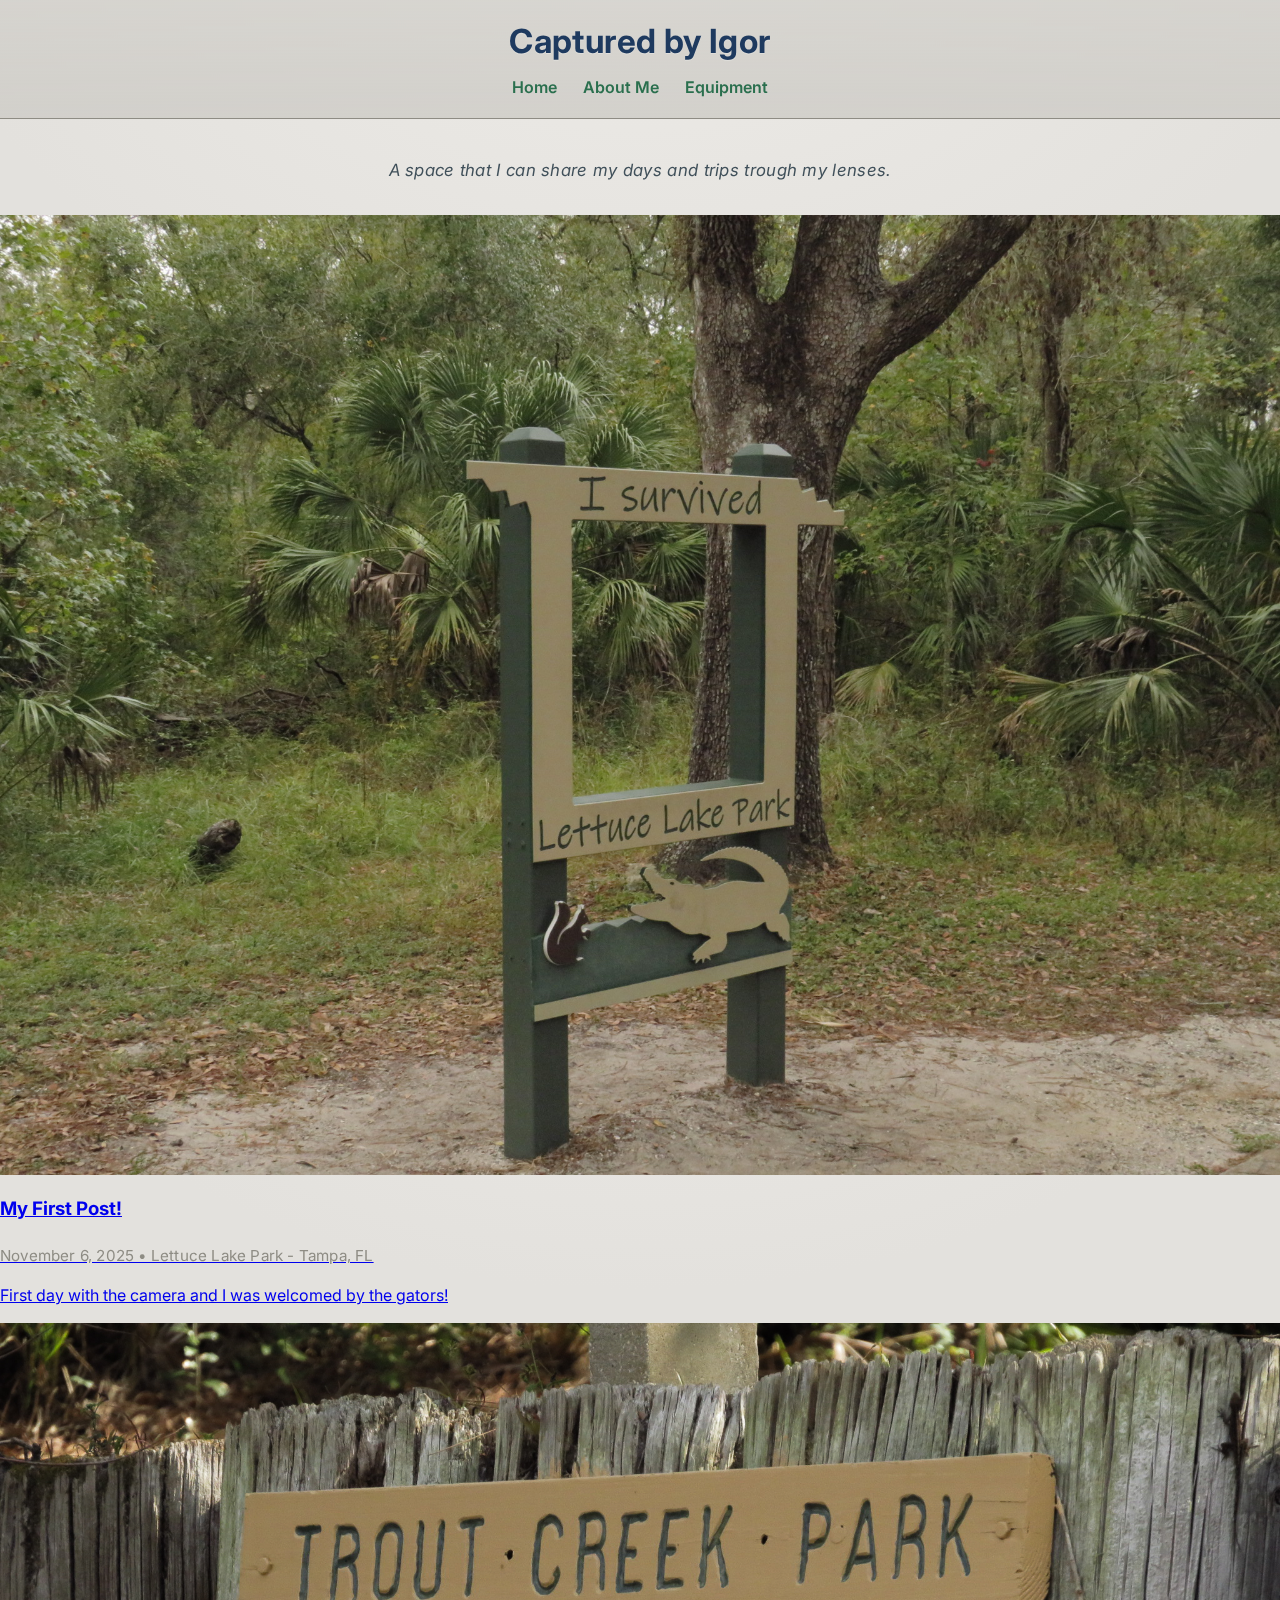
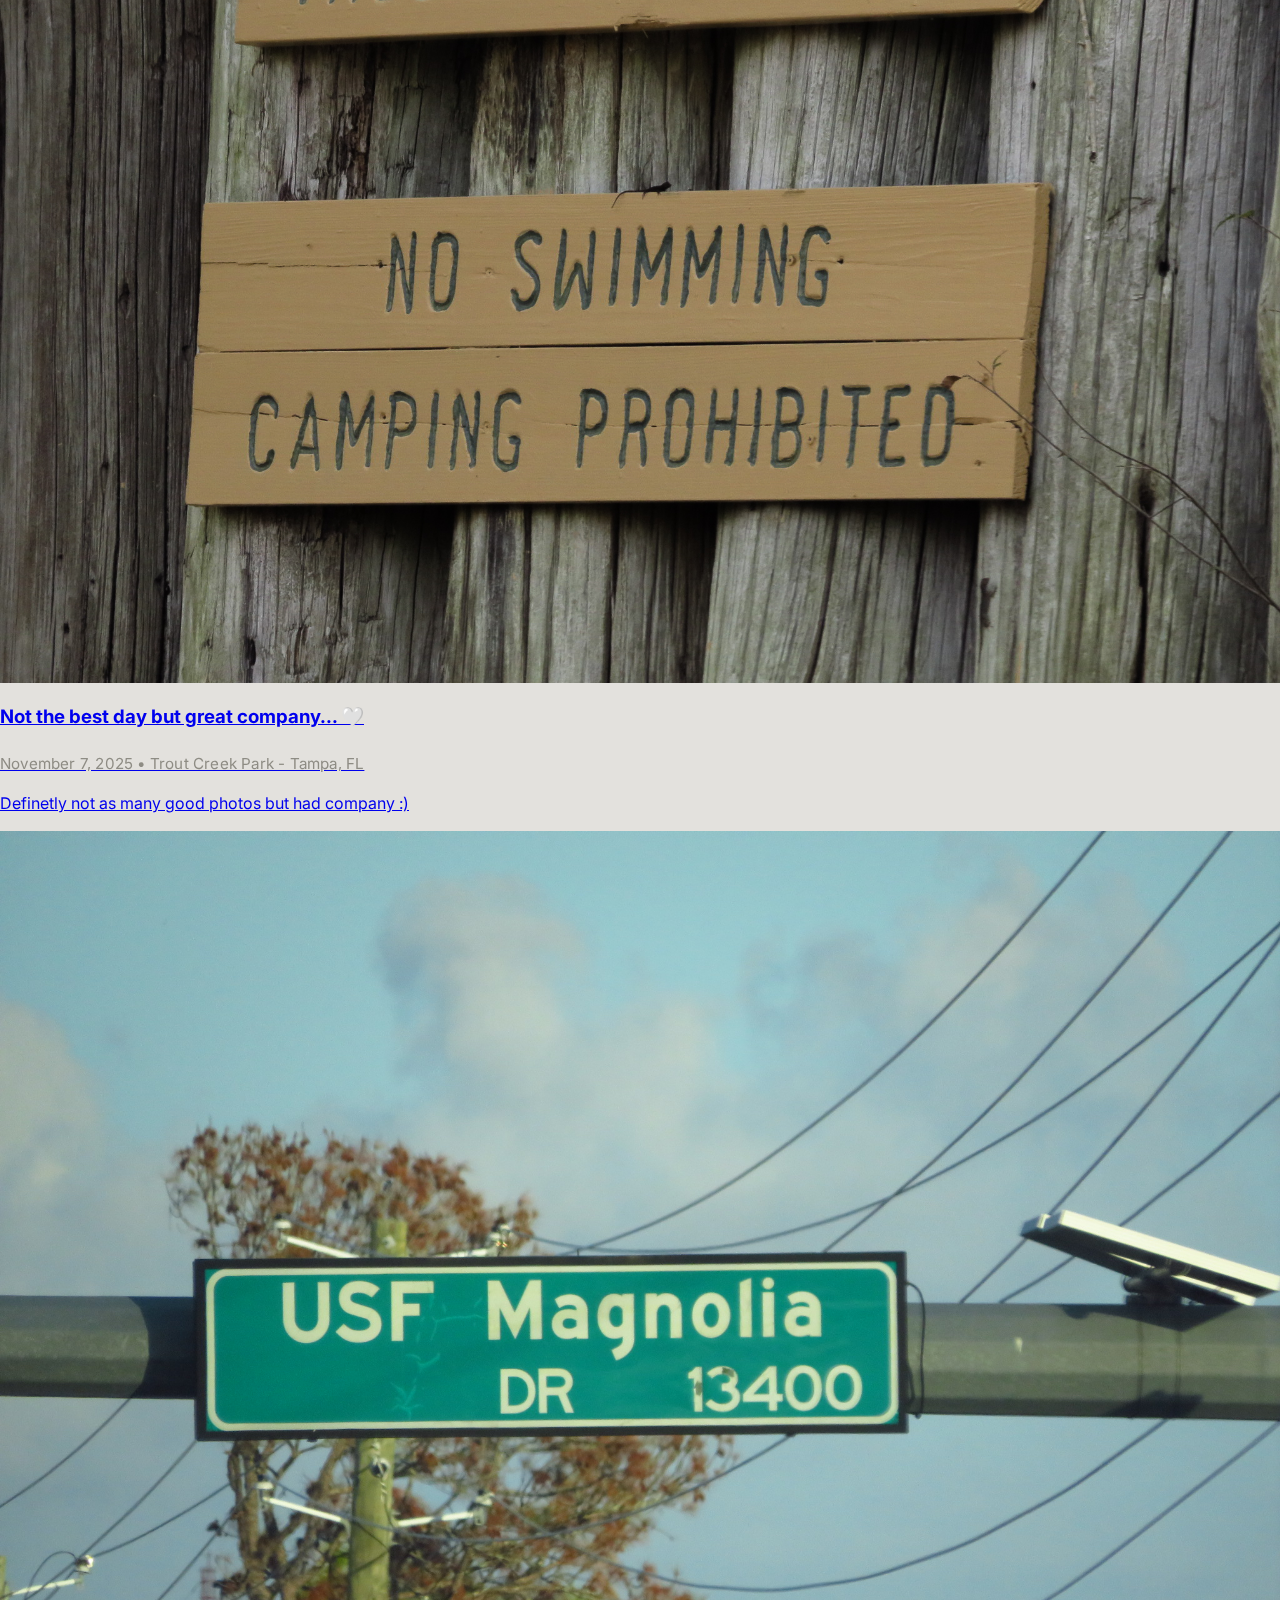
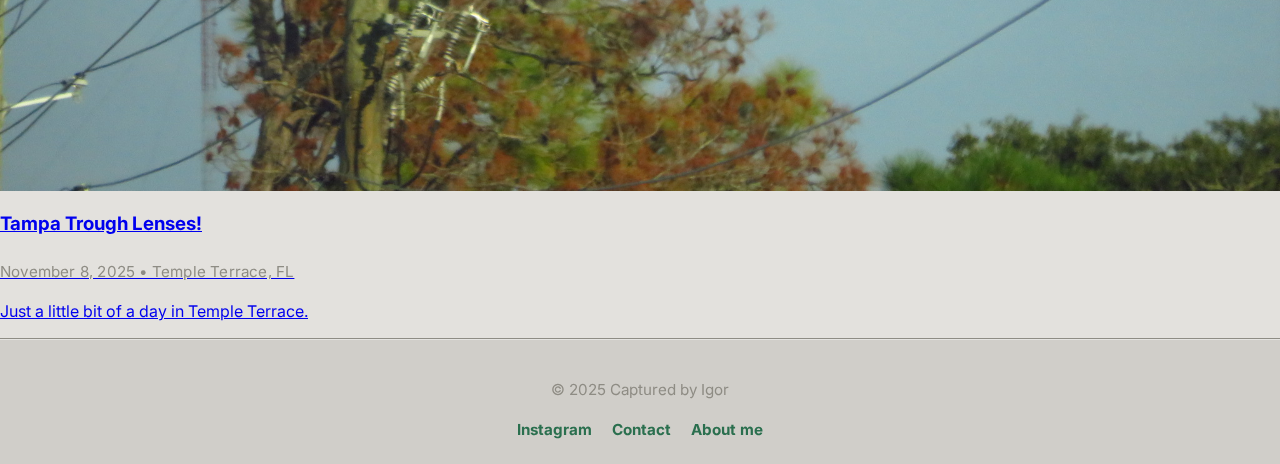
<file: index.html>
<!DOCTYPE html>
<html lang="en">
<head>
  <meta charset="UTF-8" />
  <meta name="viewport" content="width=device-width, initial-scale=1.0"/>
  <link rel="icon" href="imgs/Myself.JPG">
  <title>Captured by Igor 📸</title>

  <!-- Optional nice font -->
  <link rel="preconnect" href="https://fonts.googleapis.com">
  <link rel="preconnect" href="https://fonts.gstatic.com" crossorigin>
  <link href="https://fonts.googleapis.com/css2?family=Inter:wght@400;600;700&display=swap" rel="stylesheet">
  <link rel="stylesheet" href="style.css">
  <script defer src="app.js"></script>

</head>
<body>
  <!-- Header -->
  <header>
    <h1>Captured by Igor</h1>
    <nav aria-label="Primary">
      <a href="index.html">Home</a>
      <!--<a href="#">Blog</a>-->
      <a href="about.html">About Me</a>
      <a href="equipment.html">Equipment</a>
      <!--<a href="#">Places Visited</a>-->
    </nav>
  </header>

  <!-- Divider -->
  <hr class="menu-divider"/>

   <!-- POSTS -->
    <p class="lead">A space that I can share my days and trips trough my lenses. </p>
<section class="posts-section" aria-label="Recent posts">
  <div class="posts-grid">

    <!-- Post 1 -->
    <a class="post-card" href="post1.html">
      <img src="imgs/post1imgs/LettucePark.JPG" alt="Post 1 cover">
      <div class="post-body">
        <h3 class="post-title">My First Post!</h3>
        <div class="post-meta">November 6, 2025 • Lettuce Lake Park - Tampa, FL</div>
        <p class="post-excerpt">
          First day with the camera and I was welcomed by the gators!
        </p>
      </div>
    </a>

    <!-- Post 2 -->
    <a class="post-card" href="post2.html">
      <img src="imgs/post2imgs/Sign.jpg" alt="Post 2 cover">
      <div class="post-body">
        <h3 class="post-title">Not the best day but great company... 🤍</h3>
        <div class="post-meta">November 7, 2025 • Trout Creek Park - Tampa, FL</div>
        <p class="post-excerpt">
          Definetly not as many good photos but had company :)
        </p>
      </div>
    </a>

    <!-- Post 3 -->
    <a class="post-card" href="post3.html">
      <img src="imgs/post3imgs/USF.JPG" alt="Post 3 cover">
      <div class="post-body">
        <h3 class="post-title">Tampa Trough Lenses! </h3>
        <div class="post-meta">November 8, 2025 • Temple Terrace, FL</div>
        <p class="post-excerpt">
          Just a little bit of a day in Temple Terrace.
        </p>
      </div>
    </a>

    <!-- Copy one <a class="post-card">...</a> for posts 3, 4, etc. -->

  </div>
</section>



  <!-- Footer -->
  <footer>
    <p>© 2025 Captured by Igor</p>
    <div class="footer-links">
      <a href="https://www.instagram.com/igorpbarroso/" target="_blank">Instagram</a>
      <a href="mailto:ipbarroso@me.com">Contact</a>
      <a href="about.html" target="_blank">About me</a>
    </div>
  </footer>
</body>
</html>
</file>
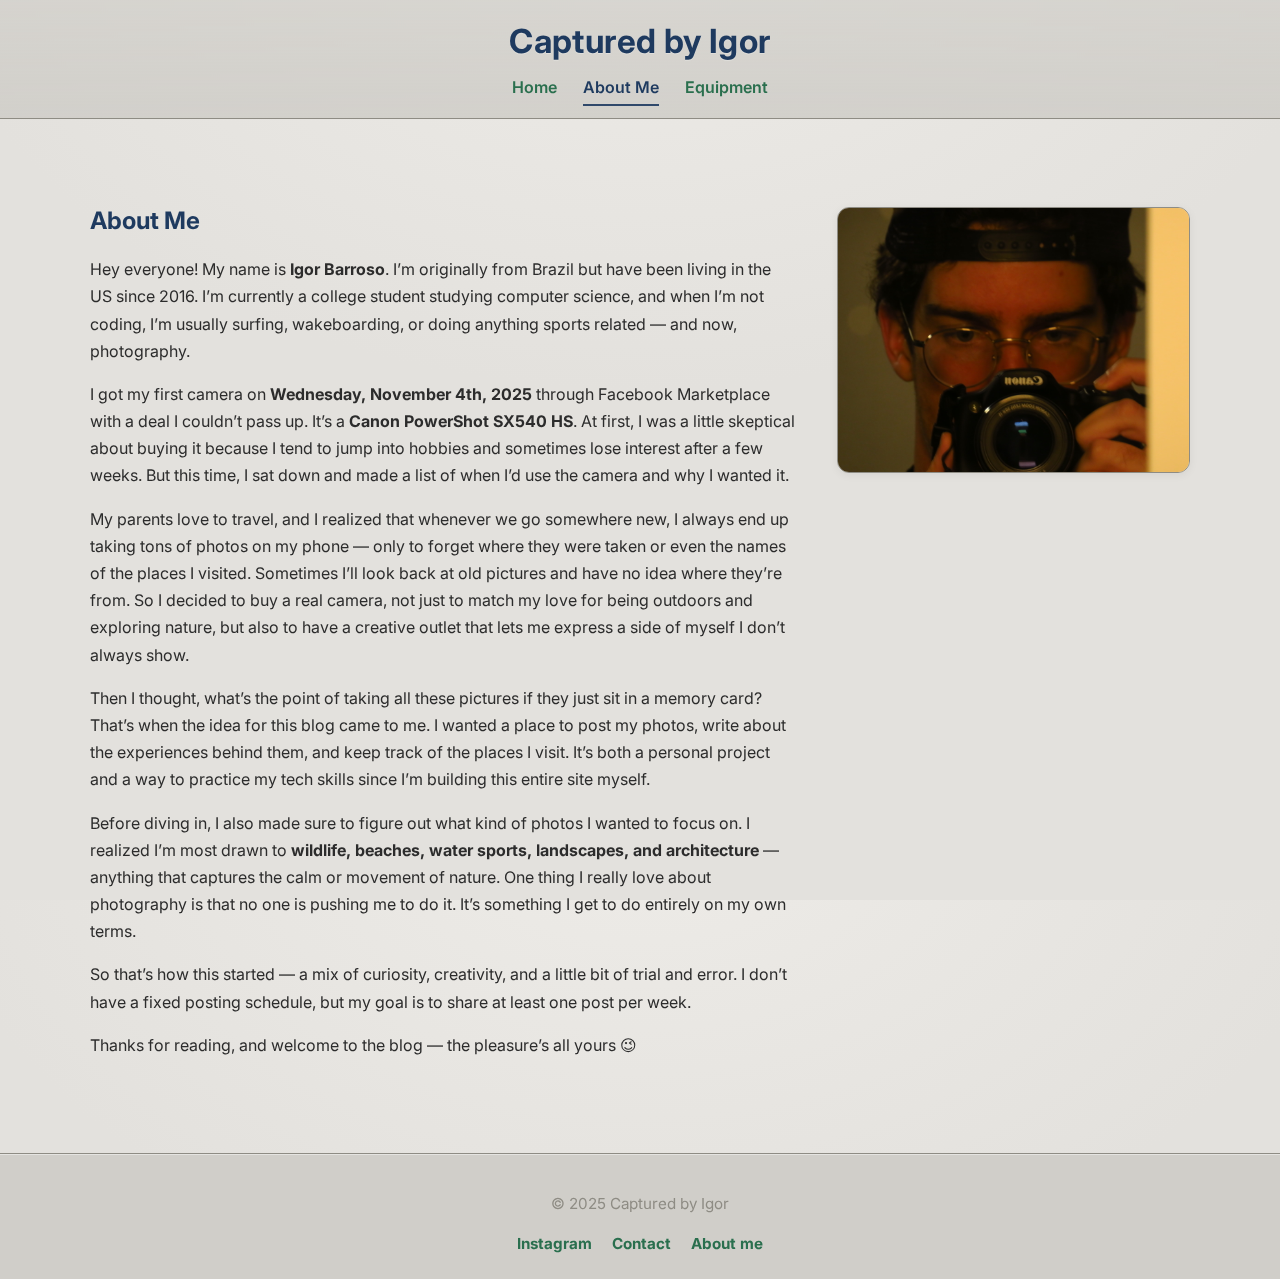
<file: about.html>
<!DOCTYPE html>
<html lang="en">
<head>
  <meta charset="UTF-8" />
  <meta name="viewport" content="width=device-width, initial-scale=1.0"/>
  <link rel="icon" href="imgs/Myself.JPG">
  <title>About Me - Captured by Igor 📸</title>

  <link rel="preconnect" href="https://fonts.googleapis.com">
  <link rel="preconnect" href="https://fonts.gstatic.com" crossorigin>
  <link href="https://fonts.googleapis.com/css2?family=Inter:wght@400;600;700&display=swap" rel="stylesheet">
  <link rel="stylesheet" href="style.css">
</head>
<body>

  <!-- Header -->
  <header>
    <h1>Captured by Igor</h1>
    <nav aria-label="Primary">
      <a href="index.html">Home</a>
      <!--<a href="#">Blog</a>-->
      <a href="about.html" class="active">About Me</a>
      <a href="equipment.html">Equipment</a>
      <!--<a href="#">Places Visited</a>-->
    </nav>
  </header>

  <hr class="menu-divider"/>

  <!-- Main content -->
  <main class="about-page">
    <section class="about-content">
      <div class="about-text">
        <h2>About Me</h2>
        <p>
          Hey everyone! My name is <strong>Igor Barroso</strong>. I’m originally from Brazil but have been living in the US since 2016. 
          I’m currently a college student studying computer science, and when I’m not coding, I’m usually surfing, wakeboarding, or doing 
          anything sports related — and now, photography.
        </p>

        <p>
          I got my first camera on <strong>Wednesday, November 4th, 2025</strong> through Facebook Marketplace with a deal I couldn’t pass up. 
          It’s a <strong>Canon PowerShot SX540 HS</strong>. At first, I was a little skeptical about buying it because I tend to jump into hobbies 
          and sometimes lose interest after a few weeks. But this time, I sat down and made a list of when I’d use the camera and why I wanted it.
        </p>

        <p>
          My parents love to travel, and I realized that whenever we go somewhere new, I always end up taking tons of photos on my phone — only to 
          forget where they were taken or even the names of the places I visited. Sometimes I’ll look back at old pictures and have no idea where they’re from. 
          So I decided to buy a real camera, not just to match my love for being outdoors and exploring nature, but also to have a creative outlet that lets 
          me express a side of myself I don’t always show.
        </p>

        <p>
          Then I thought, what’s the point of taking all these pictures if they just sit in a memory card? That’s when the idea for this blog came to me. 
          I wanted a place to post my photos, write about the experiences behind them, and keep track of the places I visit. It’s both a personal project 
          and a way to practice my tech skills since I’m building this entire site myself.
        </p>

        <p>
          Before diving in, I also made sure to figure out what kind of photos I wanted to focus on. I realized I’m most drawn to 
          <strong>wildlife, beaches, water sports, landscapes, and architecture</strong> — anything that captures the calm or movement of nature. 
          One thing I really love about photography is that no one is pushing me to do it. It’s something I get to do entirely on my own terms.
        </p>

        <p>
          So that’s how this started — a mix of curiosity, creativity, and a little bit of trial and error. I don’t have a fixed posting schedule, 
          but my goal is to share at least one post per week. 
        </p>

        <p>
          Thanks for reading, and welcome to the blog — the pleasure’s all yours 😉
        </p>
      </div>

      <!-- Space for your photo -->
      <div class="about-photo">
        <img src="imgs/Myself.JPG" alt="Igor Barroso" />
      </div>
    </section>
  </main>

  <!-- Footer -->
  <footer>
    <p>© 2025 Captured by Igor</p>
    <div class="footer-links">
      <a href="https://www.instagram.com/igorpbarroso/" target="_blank">Instagram</a>
      <a href="mailto:ipbarroso@me.com" target="_blank">Contact</a>
      <a href="about.html" target="_blank">About me</a>
    </div>
  </footer>
</body>
</html>
</file>
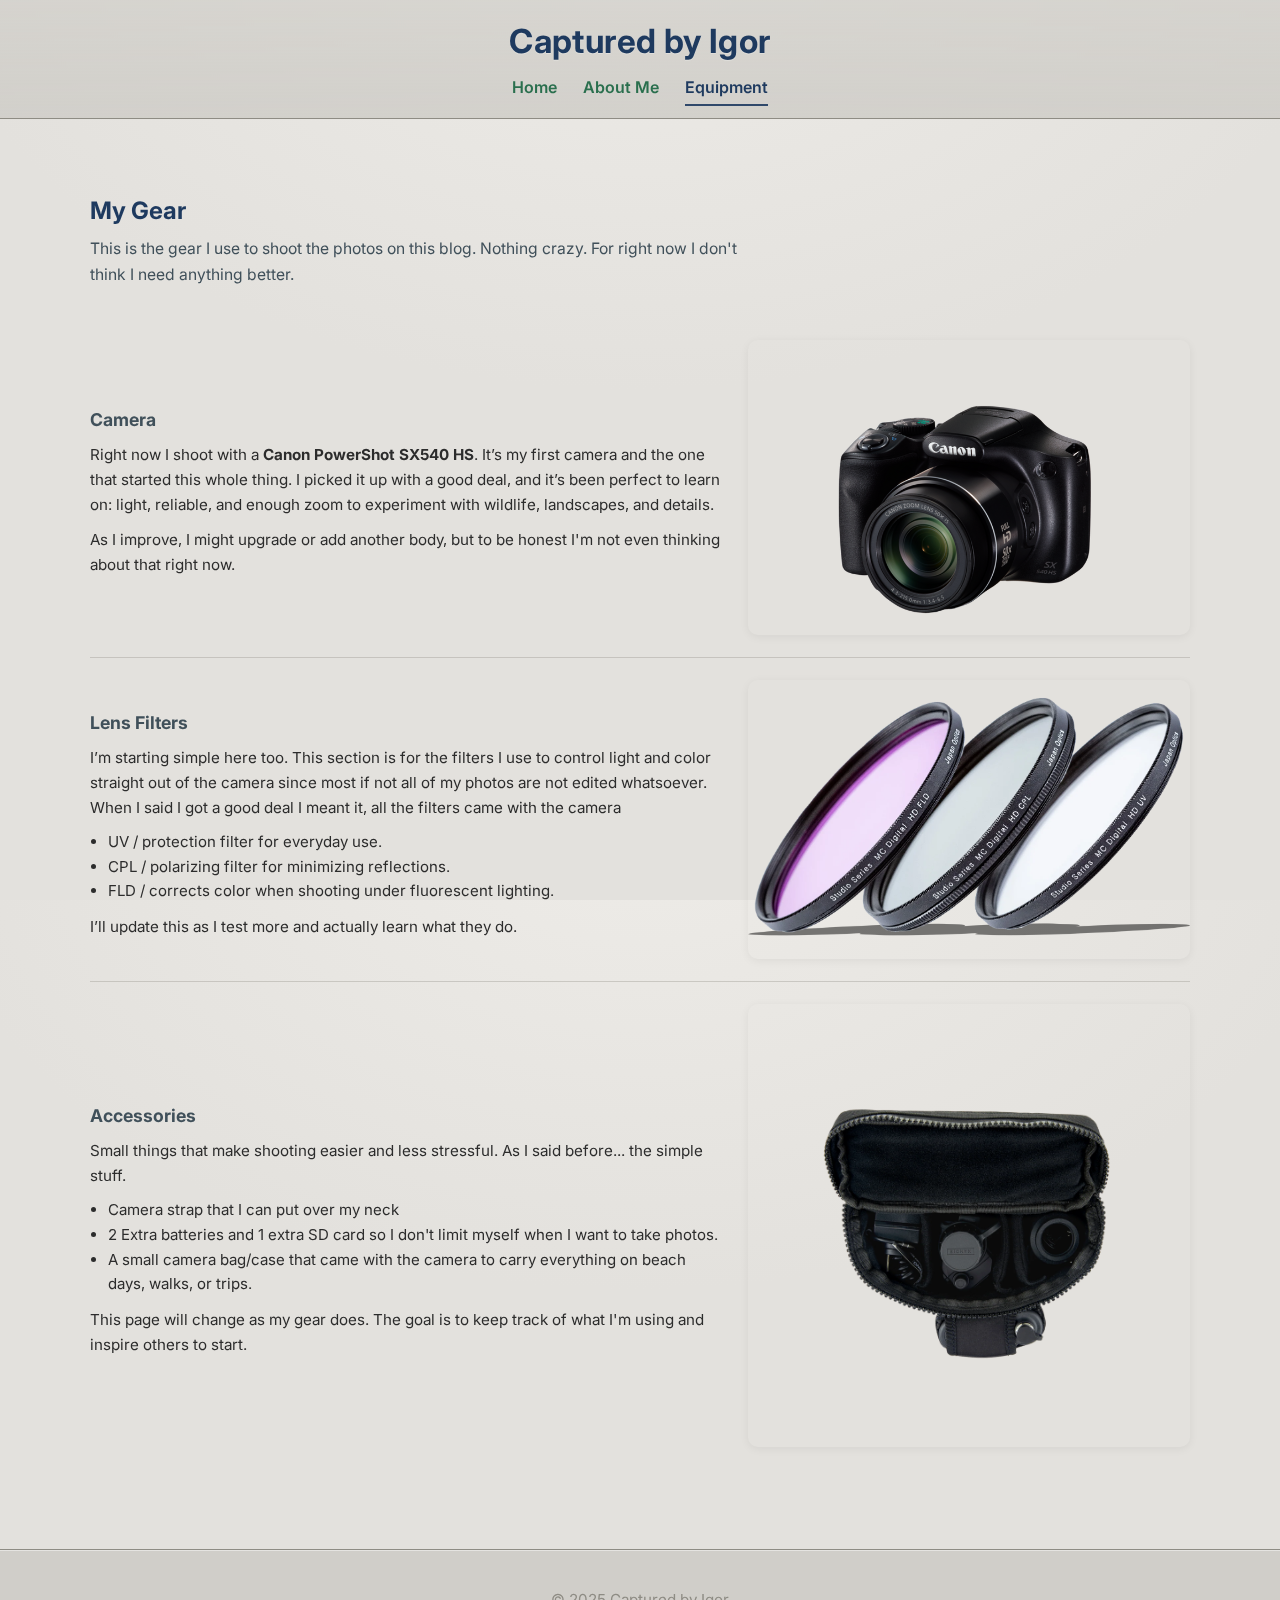
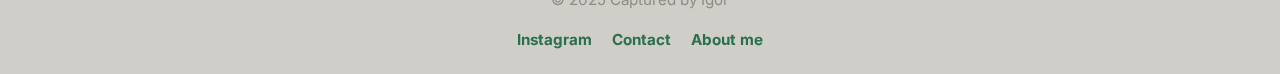
<file: equipment.html>
<!DOCTYPE html>
<html lang="en">
<head>
  <meta charset="UTF-8" />
  <meta name="viewport" content="width=device-width, initial-scale=1.0"/>
  <link rel="icon" href="imgs/Myself.JPG">
  <title>Equipment — Captured by Igor 📸</title>

  <link rel="preconnect" href="https://fonts.googleapis.com">
  <link rel="preconnect" href="https://fonts.gstatic.com" crossorigin>
  <link href="https://fonts.googleapis.com/css2?family=Inter:wght@400;600;700&display=swap" rel="stylesheet">

  <link rel="stylesheet" href="style.css">
</head>
<body>

  <!-- Header -->
  <header>
    <h1>Captured by Igor</h1>
    <nav aria-label="Primary">
      <a href="index.html">Home</a>
      <!--<a href="#">Blog</a>-->
      <a href="about.html">About Me</a>
      <a href="equipment.html" class="active">Equipment</a>
      <!--<a href="#">Places Visited</a>-->
    </nav>
  </header>

  <hr class="menu-divider"/>

  <!-- Main -->
  <main class="equipment-page">

    <h2 class="equipment-title">My Gear</h2>
    <p class="equipment-intro">
      This is the gear I use to shoot the photos on this blog.
      Nothing crazy. For right now I don't think I need anything better.
    </p>

    <!-- Camera -->
    <section class="equipment-section">
      <div class="equipment-text">
        <h3>Camera</h3>
        <p>
          Right now I shoot with a <strong>Canon PowerShot SX540 HS</strong>. It’s my first camera and 
          the one that started this whole thing. I picked it up with a good deal, and it’s been perfect 
          to learn on: light, reliable, and enough zoom to experiment with wildlife, landscapes, and 
          details.
        </p>
        <p>
          As I improve, I might upgrade or add another body, but
          to be honest I'm not even thinking about that right now.
        </p>
      </div>
      <div class="equipment-photo">
        <!-- Camera photo -->
        <img src="imgs/MyCamera.png" alt="Canon PowerShot SX540 HS">
      </div>
    </section>

    <!-- Lens Filters -->
    <section class="equipment-section">
      <div class="equipment-text">
        <h3>Lens Filters</h3>
        <p>
          I’m starting simple here too. This section is for the filters I use to control light
          and color straight out of the camera since most if not all of my photos are not edited
          whatsoever. When I said I got a good deal I meant it, all the filters came with the camera
        </p>
        <ul>
          <li>UV / protection filter for everyday use.</li>
          <li>CPL / polarizing filter for minimizing reflections.</li>
          <li>FLD / corrects color when shooting under fluorescent lighting.</li>
        </ul>
        <p>
          I’ll update this as I test more and actually learn what they do.
        </p>
      </div>
      <div class="equipment-photo">
        <!-- Filter photo -->
        <img src="imgs/myFilters.webp" alt="Lens filters used for photography">
      </div>
    </section>

    <!-- Accessories -->
    <section class="equipment-section">
      <div class="equipment-text">
        <h3>Accessories</h3>
        <p>
          Small things that make shooting easier and less stressful. As I said before... the simple stuff.
        </p>
        <ul>
          <li>Camera strap that I can put over my neck</li>
          <li>2 Extra batteries and 1 extra SD card so I don't limit myself when I want to take photos.</li>
          <li>A small camera bag/case that came with the camera to carry everything on beach days, walks, or trips.</li>
        </ul>
        <p>
          This page will change as my gear does. The goal is to keep track of what I'm using and inspire others to start.
        </p>
      </div>
      <div class="equipment-photo">
        <!-- Accessories photo -->
        <img src="imgs/acessories.webp" alt="Photography accessories">
      </div>
    </section>

  </main>

  <!-- Footer -->
  <footer>
    <p>© 2025 Captured by Igor</p>
    <div class="footer-links">
      <a href="https://www.instagram.com/igorpbarroso/" target="_blank">Instagram</a>
      <a href="mailto:ipbarroso@me.com">Contact</a>
      <a href="about.html" target="_blank">About me</a>
    </div>
  </footer>

</body>
</html>
</file>
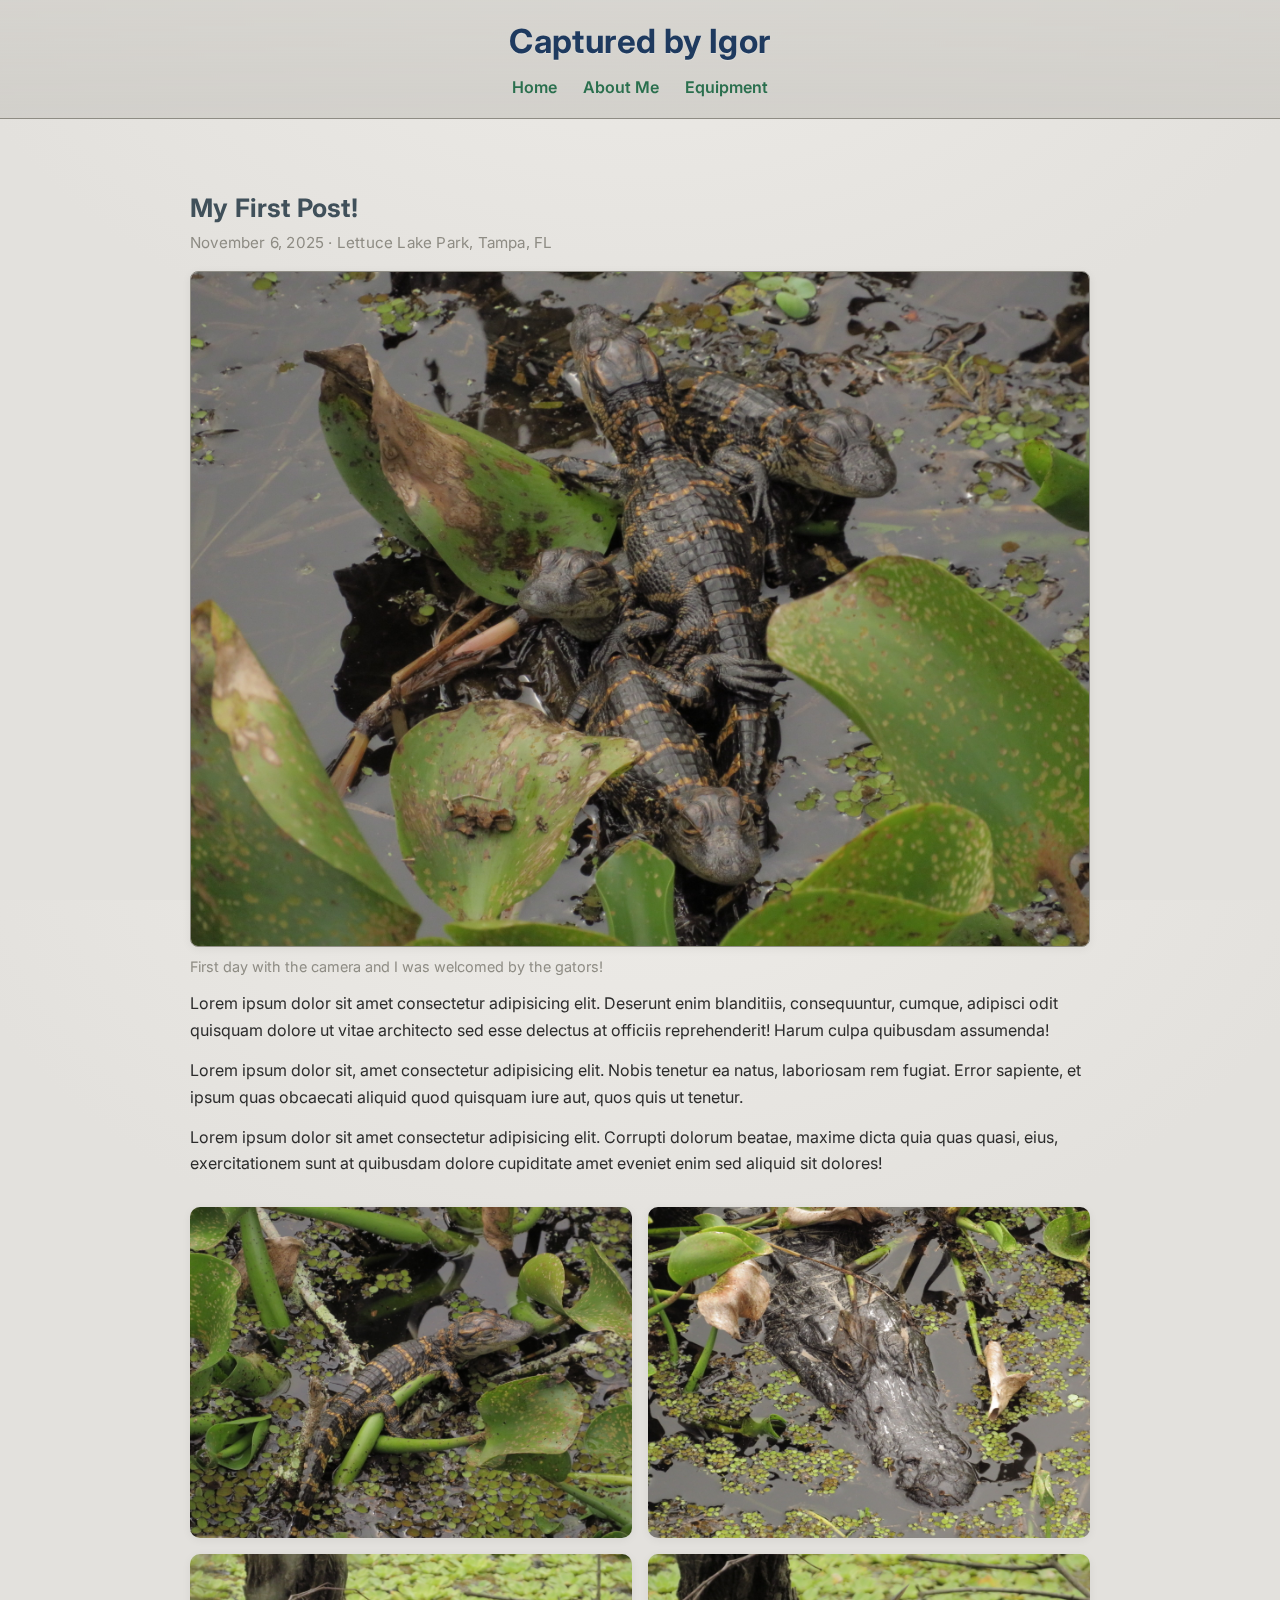
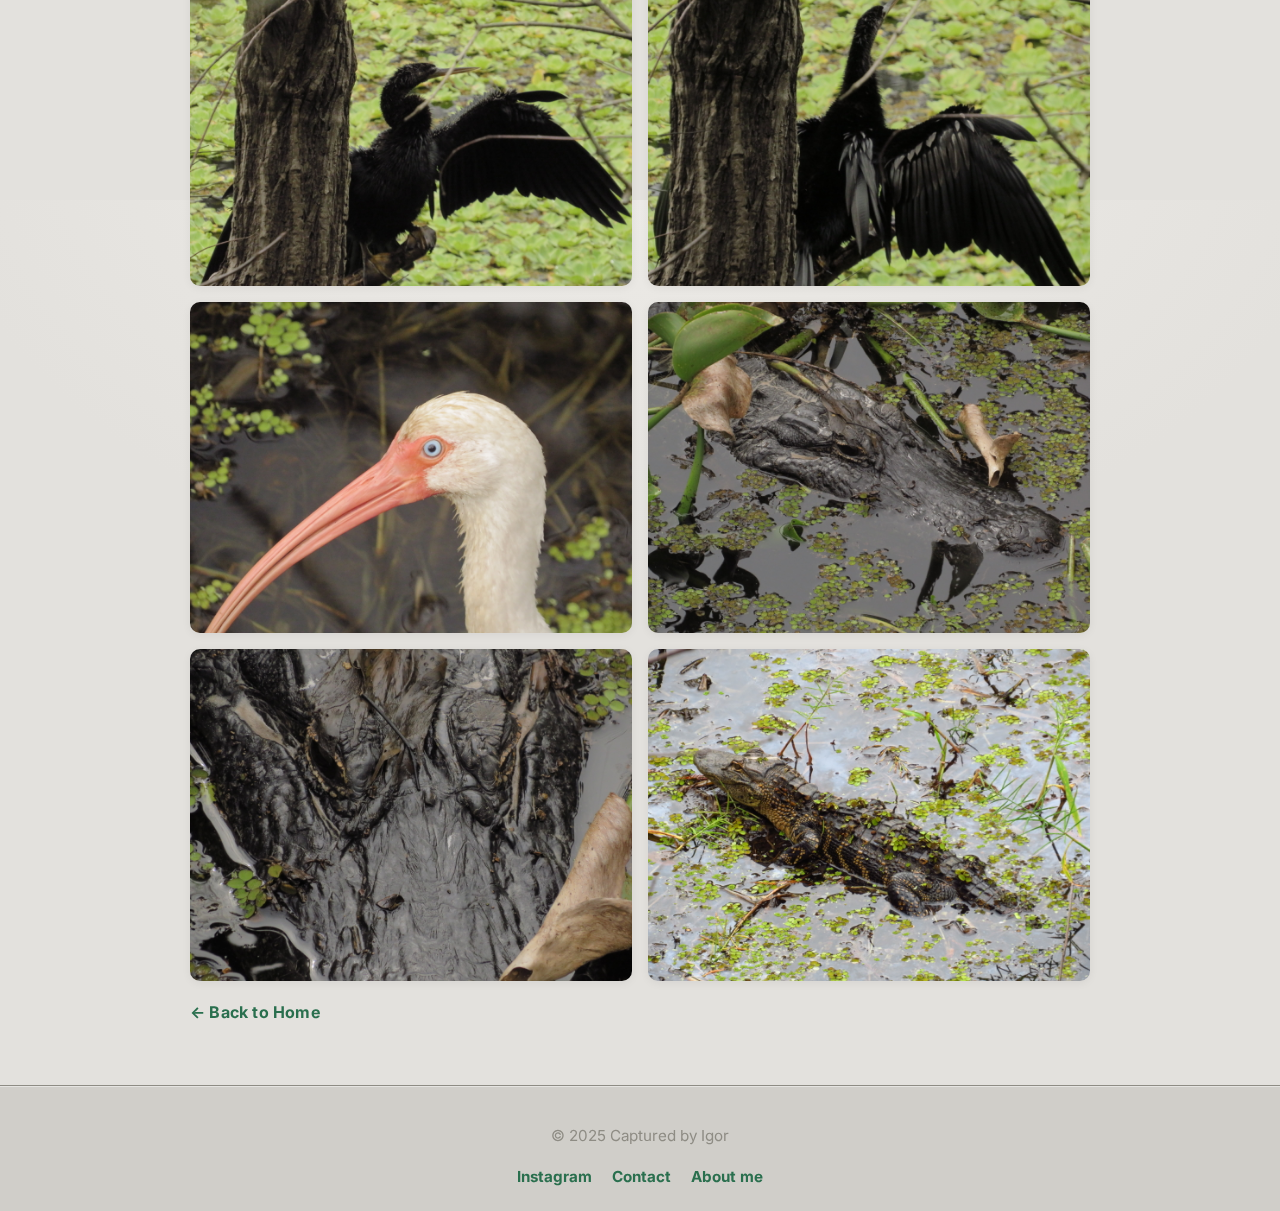
<file: post1.html>
<!DOCTYPE html>
<html lang="en">
<head>
  <meta charset="UTF-8" />
  <meta name="viewport" content="width=device-width, initial-scale=1.0"/>
  <link rel="icon" href="imgs/Myself.JPG">
  <title>My First Post! — Captured by Igor 📸</title>

  <link rel="preconnect" href="https://fonts.googleapis.com">
  <link rel="preconnect" href="https://fonts.gstatic.com" crossorigin>
  <link href="https://fonts.googleapis.com/css2?family=Inter:wght@400;600;700&display=swap" rel="stylesheet">
  <link rel="stylesheet" href="style.css">
</head>
<body>
  <!-- Same header as home -->
  <header>
    <h1>Captured by Igor</h1>
    <nav aria-label="Primary">
      <a href="index.html">Home</a>
      <!--<a href="#">Blog</a>-->
      <a href="about.html">About Me</a>
      <a href="equipment.html">Equipment</a>
      <!--<a href="#">Places Visited</a>-->
    </nav>
  </header>

  <hr class="menu-divider"/>

  <main class="post-page">
    <article class="post-full" aria-labelledby="post-title">

      <!-- Title + date/location -->
      <h2 id="post-title">My First Post!</h2>
      <p class="post-meta">November 6, 2025 · Lettuce Lake Park, Tampa, FL</p>

      <!-- MAIN HERO PHOTO -->
      <figure class="post-hero">
        <img src="imgs/post1imgs/4 Gators.JPG" alt="4 Baby gators">
        <figcaption>First day with the camera and I was welcomed by the gators!</figcaption>
      </figure>

      <!-- TEXT ABOUT THE DAY -->
      <div class="post-body">
        <p>
          Lorem ipsum dolor sit amet consectetur adipisicing elit. Deserunt enim blanditiis, consequuntur, cumque, adipisci odit quisquam dolore ut vitae architecto sed esse delectus at officiis reprehenderit! Harum culpa quibusdam assumenda!
        </p>
        <p>
          Lorem ipsum dolor sit, amet consectetur adipisicing elit. Nobis tenetur ea natus, laboriosam rem fugiat. Error sapiente, et ipsum quas obcaecati aliquid quod quisquam iure aut, quos quis ut tenetur.
        </p>
        <p>
          Lorem ipsum dolor sit amet consectetur adipisicing elit. Corrupti dolorum beatae, maxime dicta quia quas quasi, eius, exercitationem sunt at quibusdam dolore cupiditate amet eveniet enim sed aliquid sit dolores!
        </p>
      </div>

      <!-- GALLERY: 5–10 PHOTOS OF THE DAY -->
      <section class="post-gallery" aria-label="Photos from this day">
        <img src="imgs/post1imgs/BabyGatorSleep.JPG" alt="Tree branches over the path">
        <img src="imgs/post1imgs/Gator1.JPG" alt="Leaves on the ground with soft light">
        <img src="imgs/post1imgs/BirdOpen1.JPG" alt="Muted green tones along the trail">
        <img src="imgs/post1imgs/BirdOpen2.JPG" alt="Close-up texture of tree bark">
        <img src="imgs/post1imgs/EyeBird.JPG" alt="Soft light through distant trees">
        <img src="imgs/post1imgs/Gator2.JPG" alt="Soft light through distant trees">
        <img src="imgs/post1imgs/Gator3.JPG" alt="Soft light through distant trees">
        <img src="imgs/post1imgs/TeenGator.JPG" alt="Soft light through distant trees">
        <!-- add or remove images -->
      </section>

      <!-- Back link -->
      <div class="post-back">
        <a href="index.html">← Back to Home</a>
      </div>
    </article>
  </main>

  <!-- Same footer as home -->
  <footer>
    <p>© 2025 Captured by Igor</p>
    <div class="footer-links">
      <a href="https://www.instagram.com/igorpbarroso/" target="_blank">Instagram</a>
      <a href="mailto:ipbarroso@me.com">Contact</a>
      <a href="about.html" target="_blank">About me</a>
    </div>
  </footer>
</body>
</html>
</file>
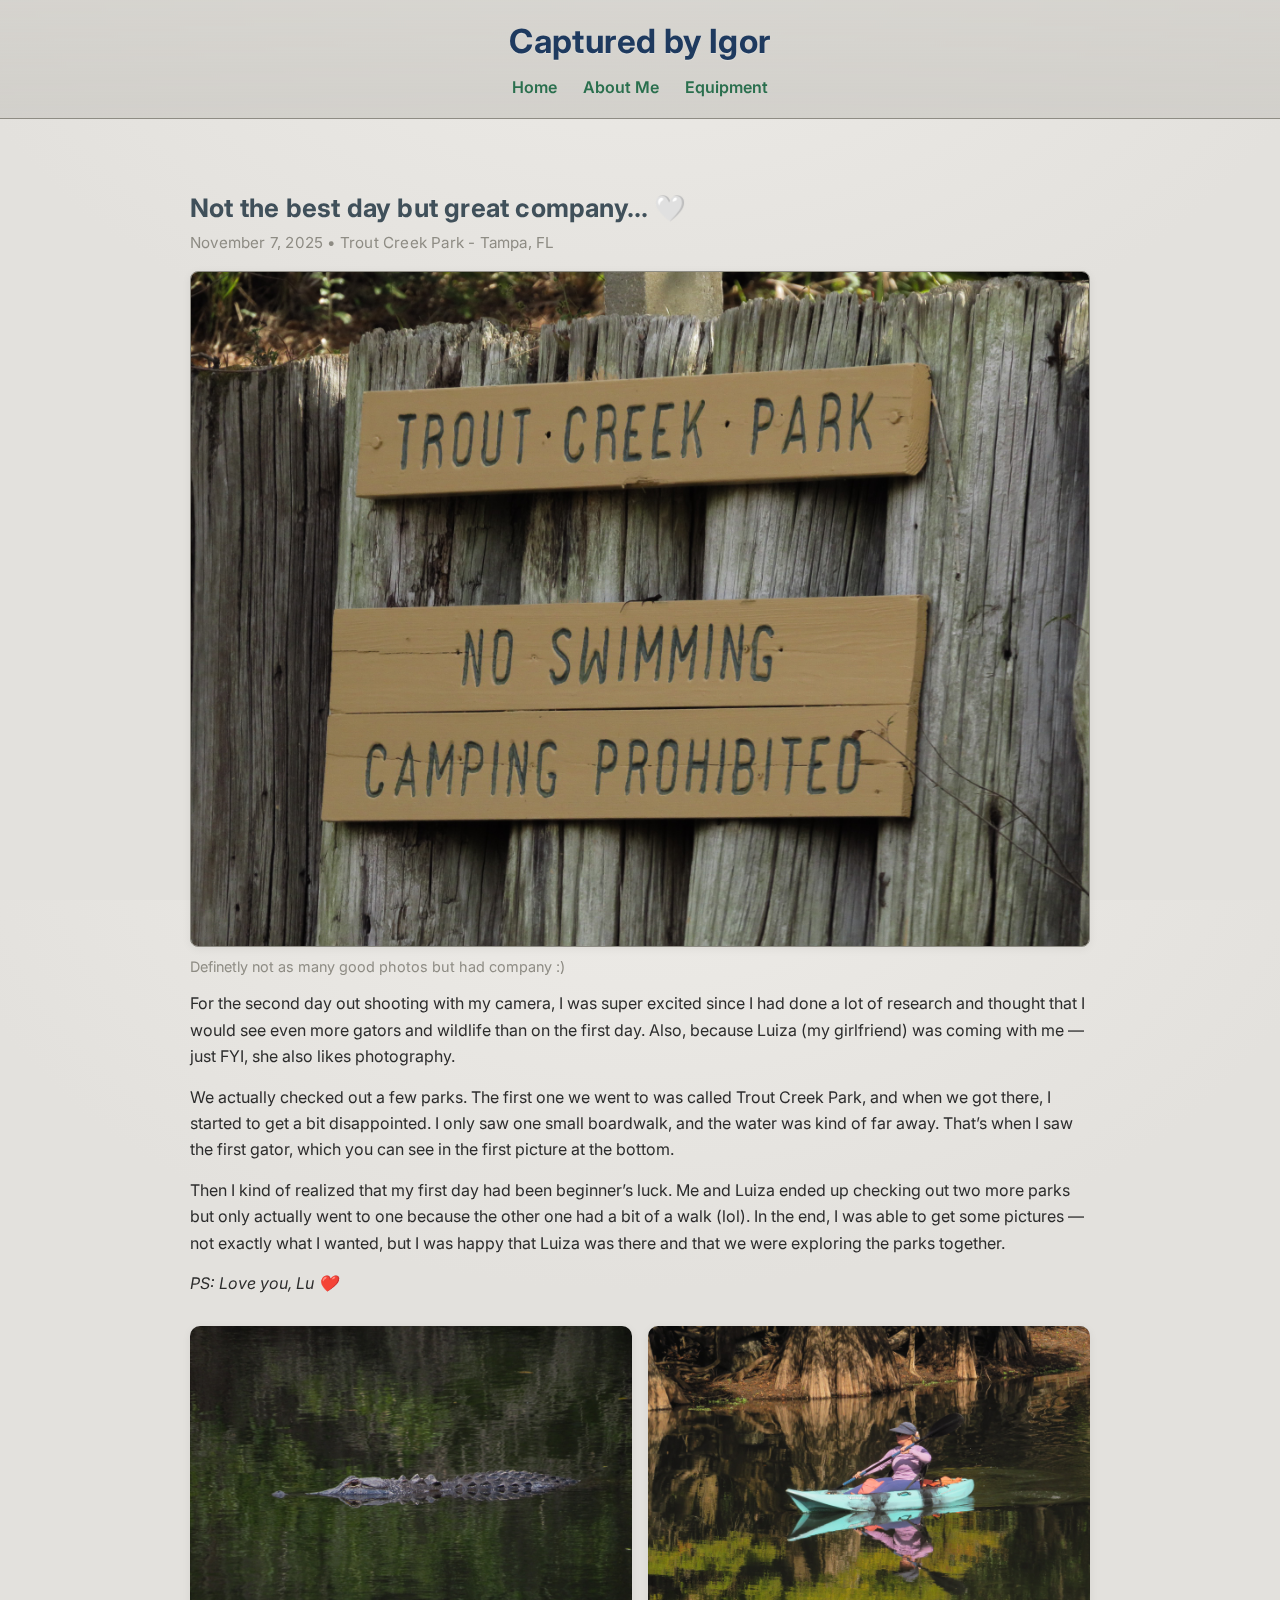
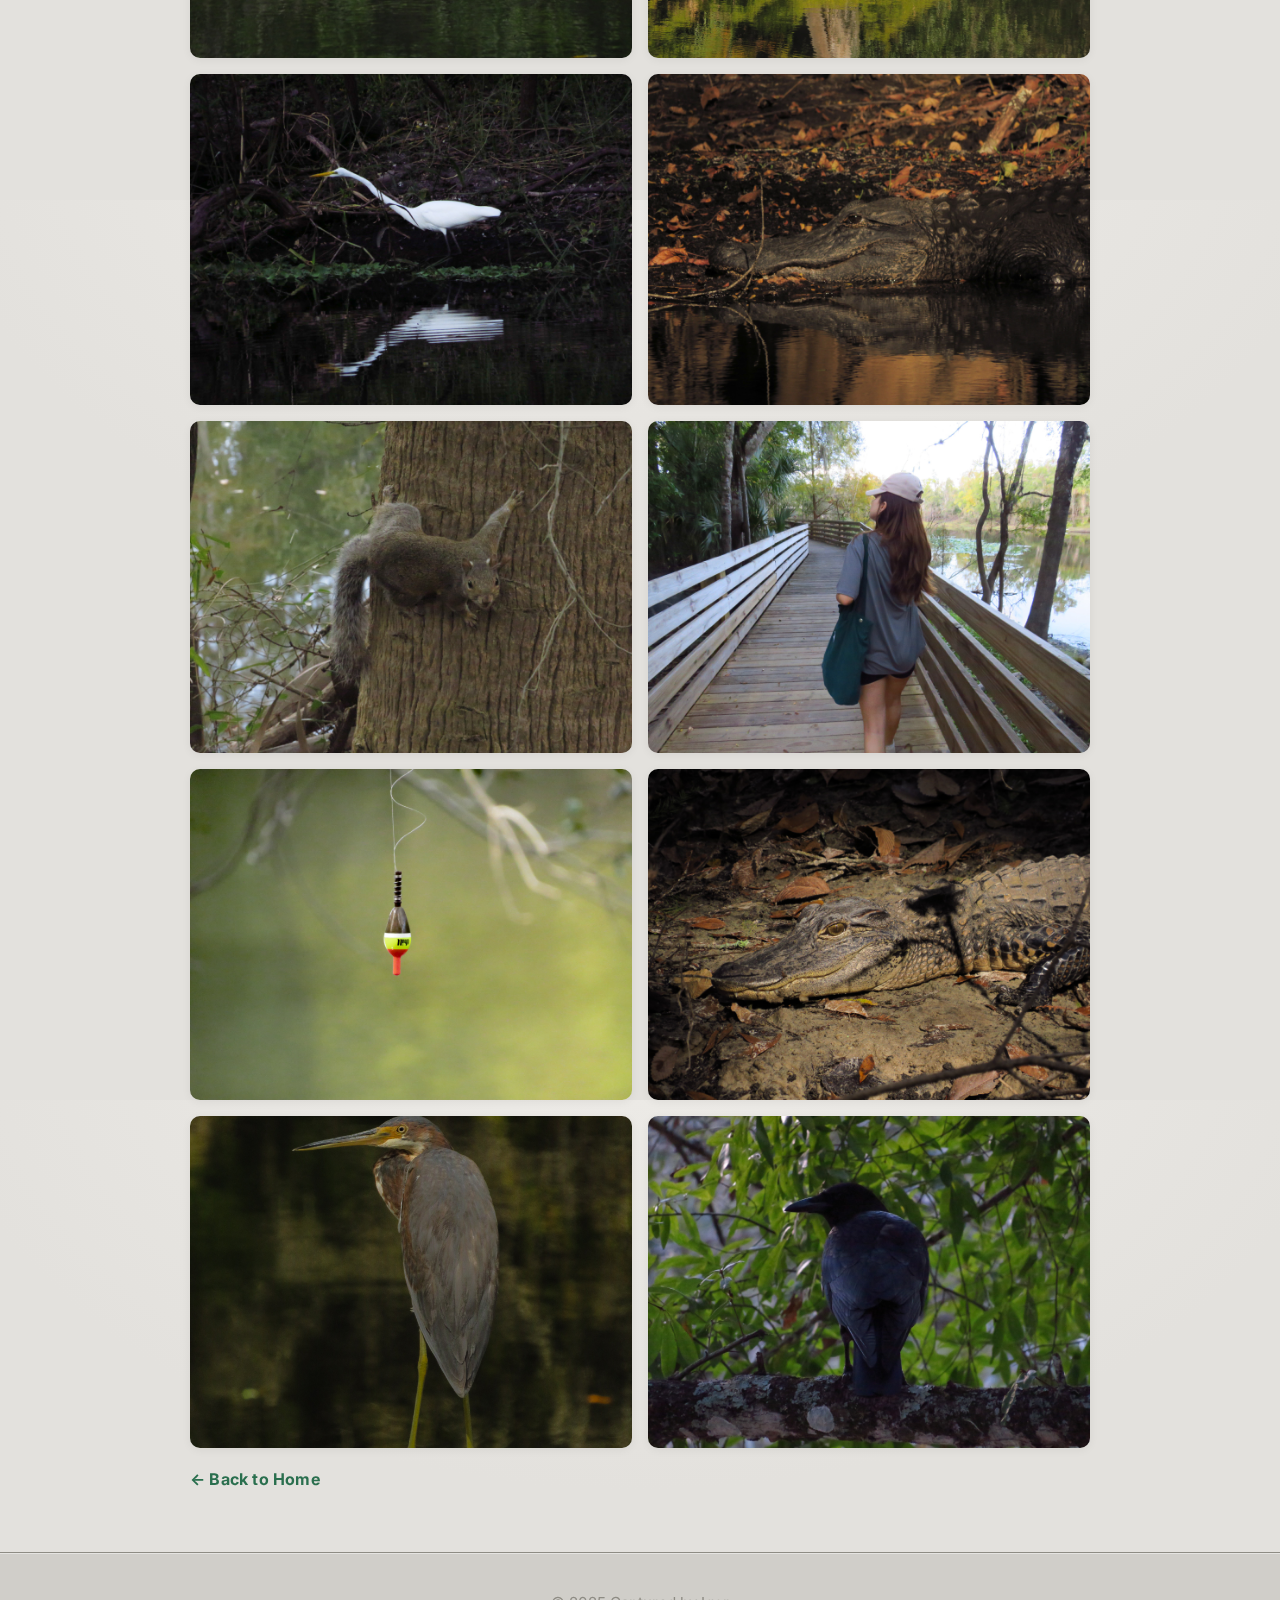
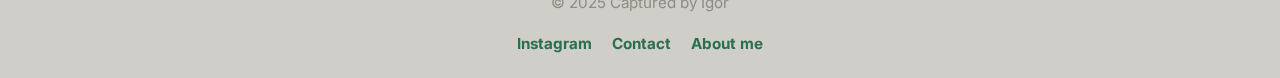
<file: post2.html>
<!DOCTYPE html>
<html lang="en">
<head>
  <meta charset="UTF-8" />
  <meta name="viewport" content="width=device-width, initial-scale=1.0"/>
  <link rel="icon" href="imgs/Myself.JPG">
  <title>🤍 — Captured by Igor 📸</title>

  <link rel="preconnect" href="https://fonts.googleapis.com">
  <link rel="preconnect" href="https://fonts.gstatic.com" crossorigin>
  <link href="https://fonts.googleapis.com/css2?family=Inter:wght@400;600;700&display=swap" rel="stylesheet">
  <link rel="stylesheet" href="style.css">
  <script defer src="app.js"></script>

</head>
<body>
  <!-- Same header as home -->
  <header>
    <h1>Captured by Igor</h1>
    <nav aria-label="Primary">
      <a href="index.html">Home</a>
      <!--<a href="#">Blog</a>-->
      <a href="about.html">About Me</a>
      <a href="equipment.html">Equipment</a>
      <!--<a href="#">Places Visited</a>-->
    </nav>
  </header>

  <hr class="menu-divider"/>

  <main class="post-page">
    <article class="post-full" aria-labelledby="post-title">

      <!-- Title + date/location -->
      <h2 id="post-title">Not the best day but great company... 🤍</h2>
      <p class="post-meta">November 7, 2025 • Trout Creek Park - Tampa, FL</p>

      <!-- MAIN HERO PHOTO -->
      <figure class="post-hero">
        <img src="imgs/post2imgs/Sign.jpg" alt="I survived Lettuce Park ">
        <figcaption>Definetly not as many good photos but had company :)</figcaption>
      </figure>

      <!-- TEXT ABOUT THE DAY -->
      <div class="post-body">
        <p>
            For the second day out shooting with my camera, I was super excited since I had done a lot of research and thought that I would see even more gators and wildlife than on the first day. Also, because Luiza (my girlfriend) was coming with me — just FYI, she also likes photography. 
        </p>

        <p>
            We actually checked out a few parks. The first one we went to was called Trout Creek Park, and when we got there, I started to get a bit disappointed. I only saw one small boardwalk, and the water was kind of far away. That’s when I saw the first gator, which you can see in the first picture at the bottom. 
        </p>

        <p>
            Then I kind of realized that my first day had been beginner’s luck. Me and Luiza ended up checking out two more parks but only actually went to one because the other one had a bit of a walk (lol). In the end, I was able to get some pictures — not exactly what I wanted, but I was happy that Luiza was there and that we were exploring the parks together.
        </p>

        <p>
            <em>PS: Love you, Lu ❤️</em>
        </p>


      </div>

      <!-- GALLERY: 5–10 PHOTOS OF THE DAY -->
      <section class="post-gallery" aria-label="Photos from this day">
        <img src="imgs/post2imgs/Gator 1.jpg" alt="Soft light through distant trees">
        <img src="imgs/post2imgs/Kayak.jpg" alt="Tree branches over the path">
        <img src="imgs/post2imgs/Egret.jpg" alt="Soft light through distant trees">
        <img src="imgs/post2imgs/Gator 3.jpg" alt="Soft light through distant trees">
        <img src="imgs/post2imgs/Squirel.jpg" alt="Leaves on the ground with soft light">
        <img src="imgs/post2imgs/Lu.jpg" alt="Muted green tones along the trail">
        <img src="imgs/post2imgs/FishiingFloater.jpg" alt="Close-up texture of tree bark">
        <img src="imgs/post2imgs/Gator 2.jpg" alt="Soft light through distant trees">
        <img src="imgs/post2imgs/Bird.jpg" alt="Soft light through distant trees">
        <img src="imgs/post2imgs/Crow.jpg" alt="Soft light through distant trees">
        




        <!-- add or remove images -->
      </section>

      <!-- Back link -->
      <div class="post-back">
        <a href="index.html">← Back to Home</a>
      </div>
    </article>
  </main>

  <!-- Same footer as home -->
  <footer>
    <p>© 2025 Captured by Igor</p>
    <div class="footer-links">
      <a href="https://www.instagram.com/igorpbarroso/" target="_blank">Instagram</a>
      <a href="mailto:ipbarroso@me.com">Contact</a>
      <a href="about.html" target="_blank">About me</a>
    </div>
  </footer>
</body>
</html>
</file>
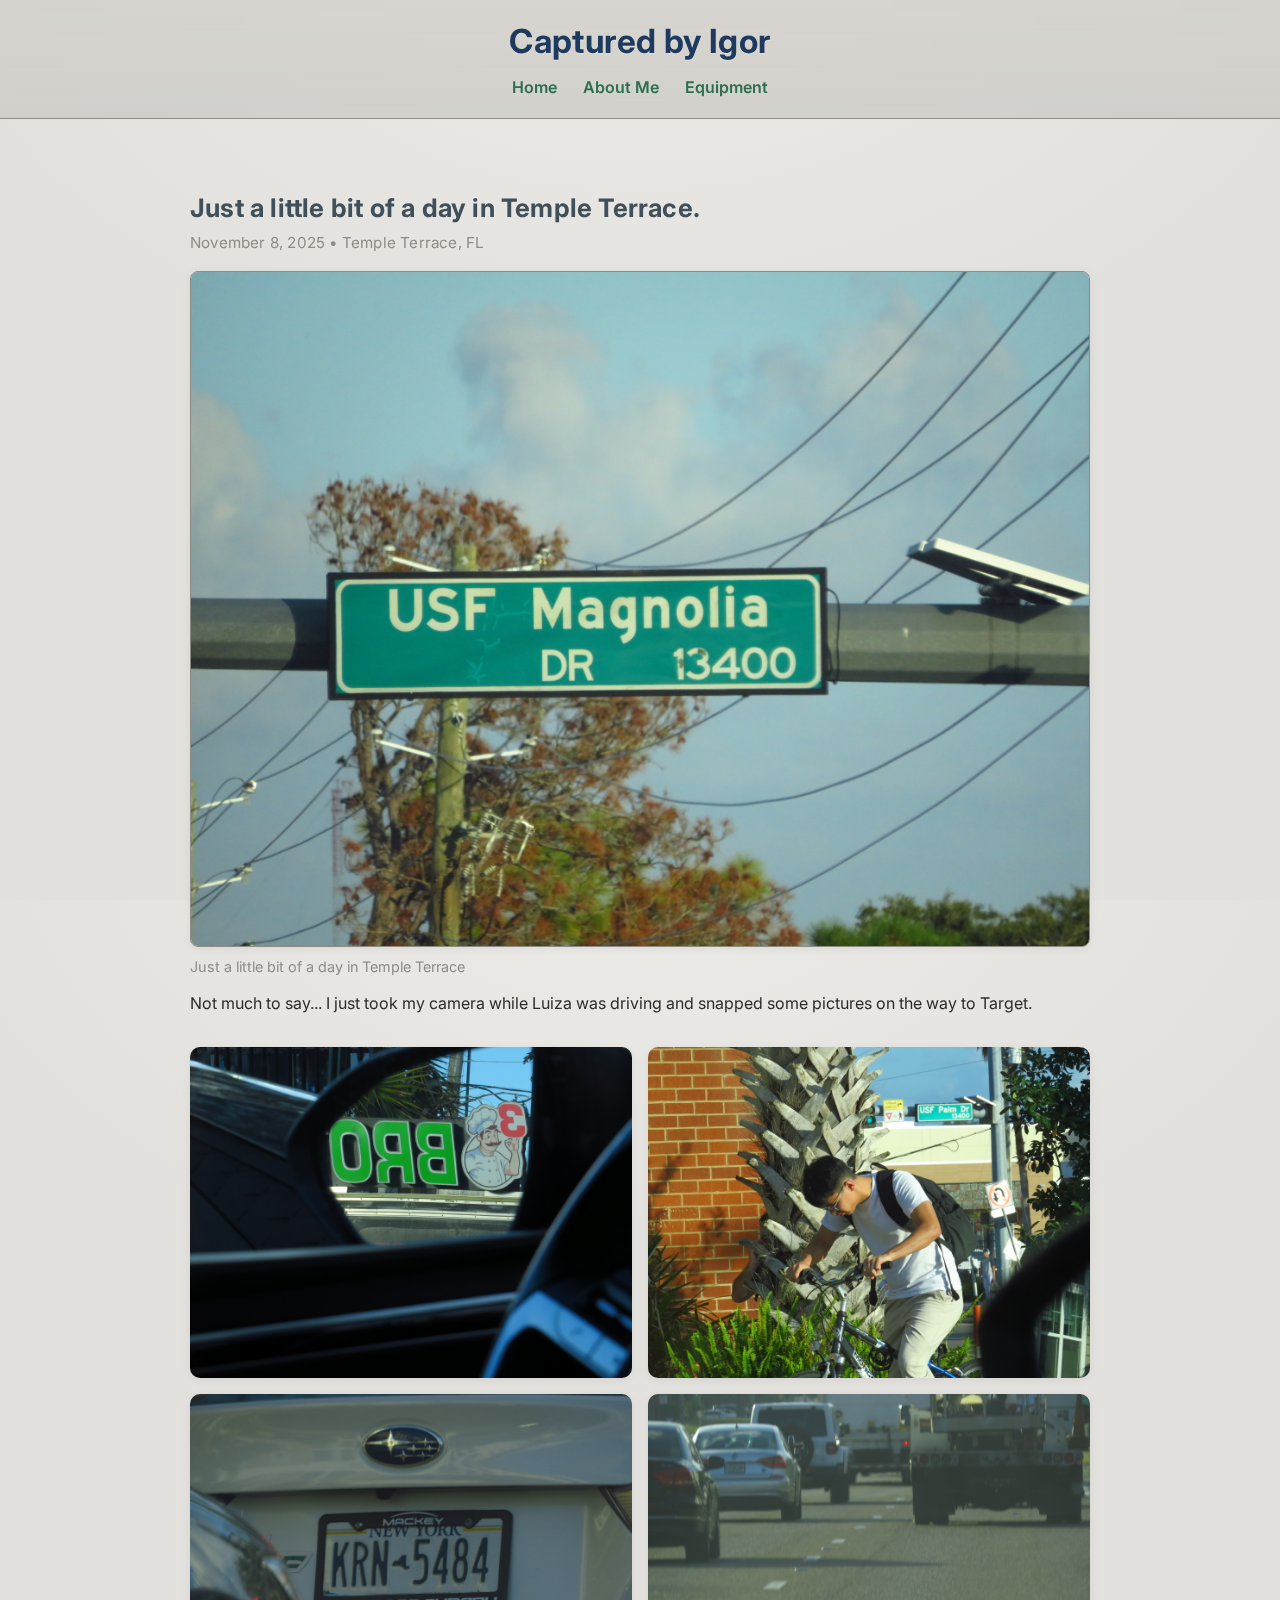
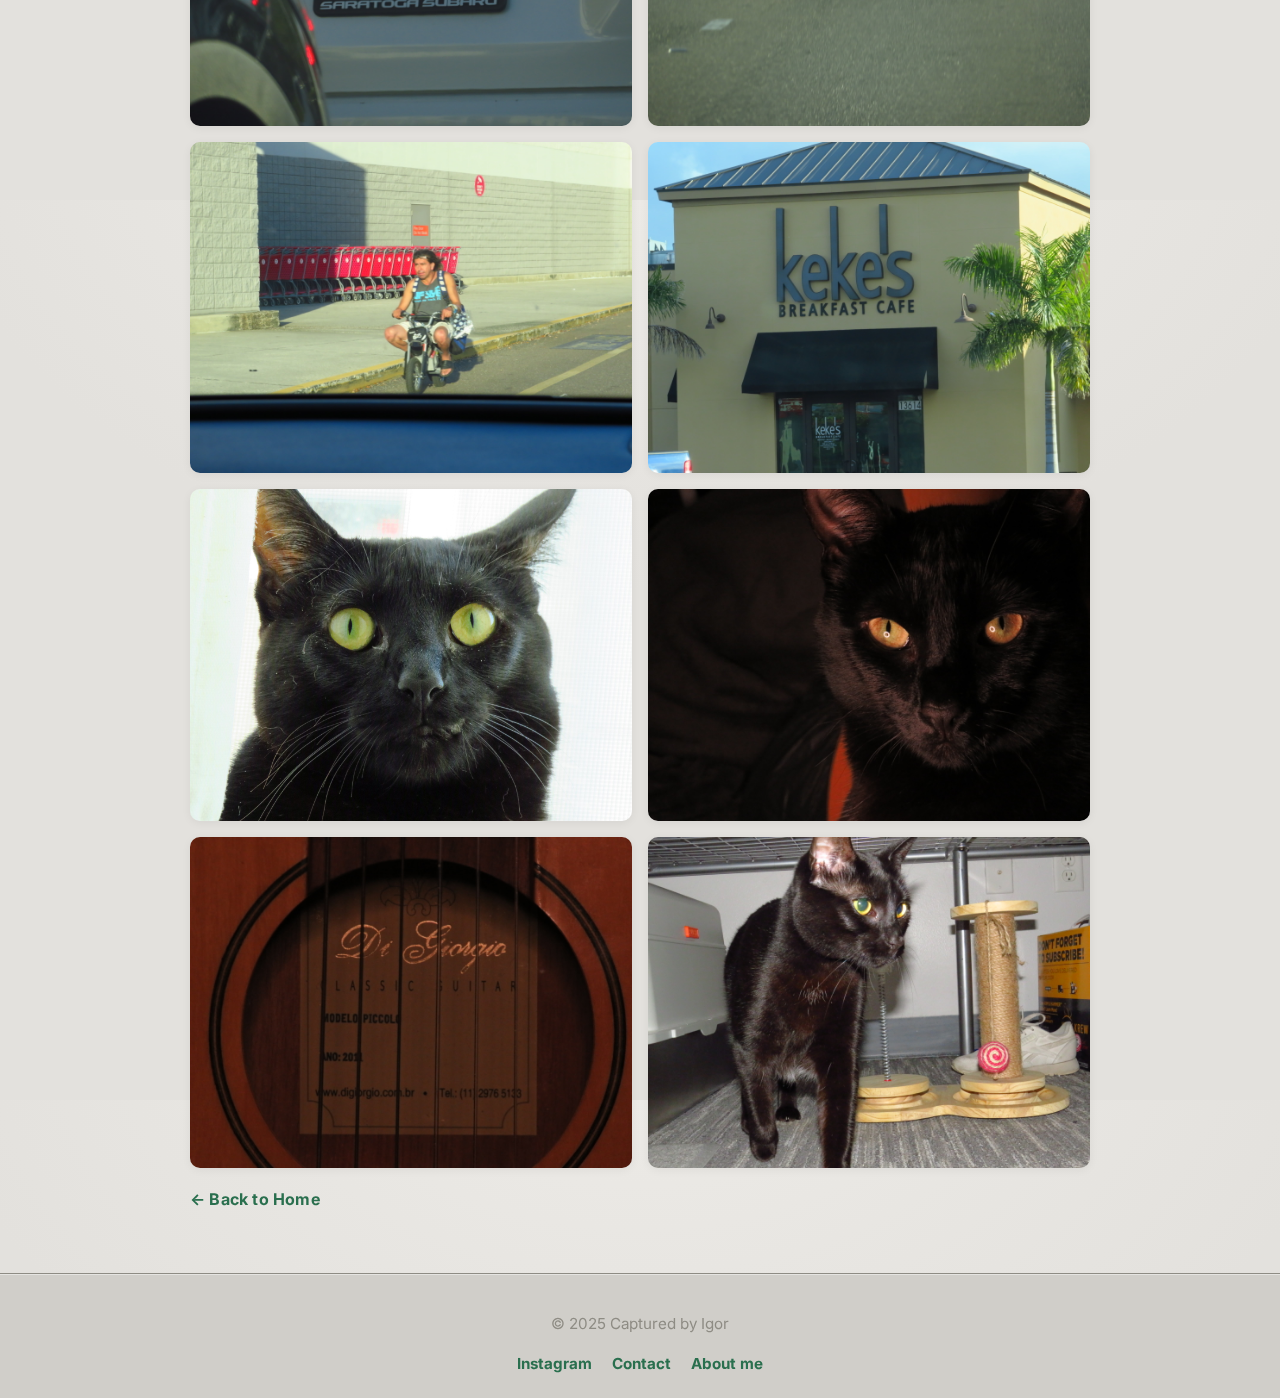
<file: post3.html>
<!DOCTYPE html>
<html lang="en">
<head>
  <meta charset="UTF-8" />
  <meta name="viewport" content="width=device-width, initial-scale=1.0"/>
  <link rel="icon" href="imgs/Myself.JPG">
  <title>Tampa Trough Lenses! — Captured by Igor 📸</title>

  <link rel="preconnect" href="https://fonts.googleapis.com">
  <link rel="preconnect" href="https://fonts.gstatic.com" crossorigin>
  <link href="https://fonts.googleapis.com/css2?family=Inter:wght@400;600;700&display=swap" rel="stylesheet">
  <link rel="stylesheet" href="style.css">
  <script defer src="app.js"></script>

</head>
<body>
  <!-- Same header as home -->
  <header>
    <h1>Captured by Igor</h1>
    <nav aria-label="Primary">
      <a href="index.html">Home</a>
      <!--<a href="#">Blog</a>-->
      <a href="about.html">About Me</a>
      <a href="equipment.html">Equipment</a>
      <!--<a href="#">Places Visited</a>-->
    </nav>
  </header>

  <hr class="menu-divider"/>

  <main class="post-page">
    <article class="post-full" aria-labelledby="post-title">

      <!-- Title + date/location -->
      <h2 id="post-title">Just a little bit of a day in Temple Terrace.</h2>
      <p class="post-meta">November 8, 2025 • Temple Terrace, FL</p>

      <!-- MAIN HERO PHOTO -->
      <figure class="post-hero">
        <img src="imgs/post3imgs/USF.JPG" alt="I survived Lettuce Park ">
        <figcaption>Just a little bit of a day in Temple Terrace</figcaption>
      </figure>

      <!-- TEXT ABOUT THE DAY -->
      <div class="post-body">
        <p>
            Not much to say... I just took my camera while Luiza was driving and snapped some pictures on the way to Target. 
        </p>


      </div>    

      <!-- GALLERY: 5–10 PHOTOS OF THE DAY -->
      <section class="post-gallery" aria-label="Photos from this day">
        <img src="imgs/post3imgs/3bros.JPG" alt="Soft light through distant trees">
        <img src="imgs/post3imgs/Bike1.JPG" alt="Tree branches over the path">
        <img src="imgs/post3imgs/CarPlate.JPG" alt="Soft light through distant trees">
        <img src="imgs/post3imgs/Road.JPG" alt="Muted green tones along the trail">
        <img src="imgs/post3imgs/Bike2.JPG" alt="Close-up texture of tree bark">
        <img src="imgs/post3imgs/Keke's.JPG" alt="Soft light through distant trees">
        <img src="imgs/post3imgs/Pandroa3.JPG" alt="Soft light through distant trees">
        <img src="imgs/post3imgs/Pandora2.JPG" alt="Soft light through distant trees">
        <img src="imgs/post3imgs/guitar.JPG" alt="Soft light through distant trees">
        <img src="imgs/post3imgs/Pandora1.JPG" alt="Leaves on the ground with soft light">
        




        <!-- add or remove images -->
      </section>

      <!-- Back link -->
      <div class="post-back">
        <a href="index.html">← Back to Home</a>
      </div>
    </article>
  </main>

  <!-- Same footer as home -->
  <footer>
    <p>© 2025 Captured by Igor</p>
    <div class="footer-links">
      <a href="https://www.instagram.com/igorpbarroso/" target="_blank">Instagram</a>
      <a href="mailto:ipbarroso@me.com">Contact</a>
      <a href="about.html" target="_blank">About me</a>
    </div>
  </footer>
</body>
</html>
</file>
<file: style.css>
/* =========================
   THEME
   ========================= */
:root {
  --bg-color: #E3E1DD;        /* stone gray-beige */
  --text-color: #2C2C2C;      /* charcoal */
  --accent-color: #2A6F4E;    /* Cal Poly Green */
  --h1-color: #1E3A5F;        /* Delft Blue */
  --h2-color: #40505A;        /* muted blue-gray */
  --secondary-color: #8E8C84; /* Cinerious */
  --panel-bg: #D0CEC9;        /* header/footer bg */
  --line-soft: #C8C6C1;       /* soft divider */

  --shadow-soft: 0 6px 18px rgba(0,0,0,.08);
  --shadow-softer: 0 2px 10px rgba(0,0,0,.06);
  --radius: 12px;
  --radius-sm: 8px;
  --speed: 220ms;
  --easing: cubic-bezier(.2,.8,.2,1);
}

/* =========================
   BASE
   ========================= */
*,
*::before,
*::after { box-sizing: border-box; }

html, body { height: 100%; }

body {
  margin: 0;
  background: radial-gradient(1200px 800px at 50% -10%, #EEECE8 0%, var(--bg-color) 60%);
  color: var(--text-color);
  font-family: "Inter", system-ui, -apple-system, Segoe UI, Roboto, Helvetica, Arial, "Apple Color Emoji","Segoe UI Emoji";
  line-height: 1.65;
  display: flex;
  flex-direction: column;
  min-height: 100vh;
  -webkit-font-smoothing: antialiased;
  -moz-osx-font-smoothing: grayscale;
}

img { max-width: 100%; display: block; }

h1, h2 { margin: 0; line-height: 1.2; }

::selection {
  background: rgba(42, 111, 78, .18); /* soft green */
}

/* Respect reduced motion */
@media (prefers-reduced-motion: reduce) {
  * { transition: none !important; }
}

/* =========================
   CONTAINERS
   ========================= */
.container { width: min(1100px, 92%); margin: 0 auto; }
.container-narrow { width: min(900px, 92%); margin: 0 auto; }

/* =========================
   HEADER + NAV
   ========================= */
header {
  background: linear-gradient(180deg, rgba(208,206,201,.75), rgba(208,206,201,.9));
  border-bottom: 1px solid var(--secondary-color);
  padding: 22px 16px 16px;
  display: flex;
  flex-direction: column;
  align-items: center;
  gap: 10px;
  position: sticky;
  top: 0;
  z-index: 10;
  backdrop-filter: saturate(120%) blur(6px);
}

h1 {
  color: var(--h1-color);
  font-weight: 700;
  letter-spacing: .4px;
  text-align: center;
  font-size: clamp(1.7rem, 2.6vw, 2.1rem);
  text-shadow: 0 1px 0 rgba(255,255,255,.25);
}

nav {
  display: flex;
  gap: 26px;
  justify-content: center;
  flex-wrap: wrap;
}

/* Elegant underline animation + focus style */
nav a {
  position: relative;
  color: var(--accent-color);
  text-decoration: none;
  font-weight: 600;
  font-size: 1rem;
  outline: none;
  caret-color: transparent;
  padding: 2px 0;
  transition: color var(--speed) var(--easing);
}

nav a::after {
  content: "";
  position: absolute;
  left: 0; right: 0; bottom: -4px;
  height: 2px;
  background: currentColor;
  transform: scaleX(0);
  transform-origin: center;
  transition: transform var(--speed) var(--easing);
  opacity: .9;
}

nav a:hover::after { transform: scaleX(1); }

/* Keyboard focus — accessible and pretty */
nav a:focus-visible {
  outline: 2px solid rgba(42,111,78,.35);
  outline-offset: 3px;
  border-radius: 4px;
}

/* Optional active page style: add class="active" to current link */
nav a.active { color: #1E3A5F; }
nav a.active::after { transform: scaleX(1); }

/* Divider below the header */
.menu-divider {
  border: 0;
  height: 1px;
  background: var(--line-soft);
  width: min(1100px, 92%);
  margin: 6px auto 22px;
  box-shadow: inset 0 1px 0 rgba(255,255,255,.6);
}

/* =========================
   HOME PAGE
   ========================= */
/* replace the old combined rule with: */
main > .lead,
.posts {
  width: min(1100px, 92%);
  /* no margin here for .lead */
}

/* now this will take effect */
.lead {
  color: var(--h2-color);
  font-size: 1.05rem;
  text-align: center;
  margin: 10px auto 30px; /* more space above & below */
  font-style: italic;
  letter-spacing: 0.3px;
  width: min(700px, 90%);
}


/* Single post card area (one item for now) */
.posts {
  display: grid;
  grid-template-columns: repeat(auto-fit, minmax(280px, 1fr));
  gap: 24px;
  width: min(1100px, 92%);
  margin: 0 auto 80px; /* adds more space before footer */

}

/* Make the whole card clickable */
.post-link {
  text-decoration: none;
  color: inherit;
  display: block;
}

/* Card */
.post {
  background: var(--panel-bg);
  border: 1px solid var(--secondary-color);
  border-radius: var(--radius);
  overflow: hidden;
  box-shadow: var(--shadow-softer);
  transition: transform var(--speed) var(--easing), box-shadow var(--speed) var(--easing);
  will-change: transform;
}

/* Image gets consistent shape */
.post img {
  width: 100%;
  aspect-ratio: 4 / 3; /* makes each post shorter */
  object-fit: cover;
  display: block;

}

/* Content */
.post .content { padding: 10px 12px 12px;}

.post h2 {
  margin: 0 0 6px;
  color: var(--h2-color);
  font-size: 1rem;
  letter-spacing: .2px;
}

.post p { margin: 0; font-size: 0.9rem;}

.post-meta {
  color: var(--secondary-color);
  font-size: 0.9rem;
  margin: 4px 0 10px;
  letter-spacing: 0.2px;
}


/* Hover lift (only on devices that support hover) */
@media (hover: hover) and (pointer: fine) {
  .post-link:hover .post {
    transform: translateY(-4px);
    box-shadow: var(--shadow-soft);
  }
}

/* =========================
   FULL POST PAGE
   ========================= */
.post-page { width: min(900px, 92%); margin: 0 auto 40px; }

.post-full h2 {
  color: var(--h2-color);
  font-size: clamp(1.35rem, 2.2vw, 1.6rem);
  margin: 6px 0 6px;
  letter-spacing: .2px;
}

.post-meta {
  color: var(--secondary-color);
  margin: 0 0 14px;
  font-size: 0.95rem;
}

.post-hero { margin: 16px 0 12px; }
.post-hero img {
  width: 100%;
  height: auto;
  border: 1px solid var(--secondary-color);
  border-radius: var(--radius-sm);
  box-shadow: var(--shadow-softer);
}
.post-hero figcaption {
  color: var(--secondary-color);
  font-size: 0.9rem;
  margin-top: 8px;
}

.post-body p { margin: 0 0 14px; }

/* Back link */
.post-back { margin-top: 18px; }
.post-back a {
  color: var(--accent-color);
  text-decoration: none;
  font-weight: 700;
  letter-spacing: .2px;
}

/* =========================
   POST PAGE GALLERY (5–10 photos)
   ========================= */

/* optional: a bit more breathing room around the full post */
.post-page {
  margin: 40px auto 60px;
}

/* grid of photos: 2 per row on desktop */
.post-gallery {
  margin-top: 30px;
  display: grid;
  grid-template-columns: repeat(2, 1fr); /* two side by side */
  gap: 16px;
  justify-items: center;
}

.post-gallery img {
  width: 100%;
  height: auto;
  aspect-ratio: 4 / 3;
  object-fit: cover;
  border-radius: 10px;
  box-shadow: var(--shadow-softer);
  transition: transform 0.25s ease;
}

/* small hover lift on bigger screens */
@media (hover: hover) and (pointer: fine) {
  .post-gallery img:hover {
    transform: scale(1.02);
  }
}

/* on small screens: stack one per row */
@media (max-width: 700px) {
  .post-gallery {
    grid-template-columns: 1fr;
  }
}


/* =========================
   FOOTER
   ========================= */
footer {
  background: var(--panel-bg);
  border-top: 1px solid var(--secondary-color);
  color: var(--secondary-color);
  text-align: center;
  padding: 22px 12px;
  font-size: .95rem;
  box-shadow: inset 0 1px 0 rgba(255,255,255,.45);
}

.footer-links {
  margin-top: 8px;
  display: flex;
  justify-content: center;
  gap: 20px;
}

.footer-links a {
  color: var(--accent-color);
  text-decoration: none;
  font-weight: 700;
}

/* =========================
   RESPONSIVE
   ========================= */
@media (max-width: 720px) {
  nav { gap: 18px; }
  .post .content { padding: 12px 14px 14px; }
}

@media (min-width: 721px) {
  /* when you add more posts, you can switch to a grid like this:
  .posts { grid-template-columns: repeat( auto-fit, minmax(280px, 1fr) ); gap: 22px; }
  */
}


/* =========================
   ABOUT PAGE
   ========================= */
.about-page {
  width: min(1100px, 92%);
  margin: 60px auto 80px;
}

.about-content {
  display: grid;
  grid-template-columns: 2fr 1fr; /* text left, photo right */
  gap: 40px;
  align-items: start;
}

.about-text h2 {
  color: var(--h1-color);
  margin-bottom: 20px;
}

.about-text p {
  margin-bottom: 14px;
  color: var(--text-color);
  line-height: 1.7;
}

.about-photo {
  position: sticky;
  top: 100px; /* adjust how far from the top it stays */
  align-self: start;
}

.about-photo img {
  width: 100%;
  border-radius: 12px;
  box-shadow: var(--shadow-softer);
  border: 1px solid var(--secondary-color);
  object-fit: cover;
}


/* mobile: stack text + photo */
@media (max-width: 800px) {
  .about-content {
    grid-template-columns: 1fr;
    gap: 24px;
  }

  .about-photo img {
    max-width: 80%;
    margin: 0 auto;
    display: block;
  }
}

/* =========================
   EQUIPMENT PAGE
   ========================= */

.equipment-page {
  width: min(1100px, 92%);
  margin: 50px auto 80px;
}

.equipment-title {
  color: var(--h1-color);
  font-size: 1.5rem;
  margin-bottom: 10px;
  text-align: left;
}

.equipment-intro {
  color: var(--h2-color);
  margin: 0 0 30px;
  font-size: 0.98rem;
  max-width: 650px;
}

/* Each section: text + image side by side */
.equipment-section {
  display: grid;
  grid-template-columns: 2fr 1.4fr;
  gap: 26px;
  align-items: center;
  padding: 22px 0;
  border-bottom: 1px solid rgba(142,140,132,0.35);
}

.equipment-section:last-of-type {
  border-bottom: none;
}

.equipment-text h3 {
  color: var(--h2-color);
  margin-bottom: 8px;
  font-size: 1.1rem;
}

.equipment-text p {
  margin: 0 0 10px;
  font-size: 0.95rem;
  color: var(--text-color);
}

.equipment-text ul {
  margin: 0 0 10px 18px;
  padding: 0;
  font-size: 0.94rem;
  color: var(--text-color);
}

.equipment-photo img {
  width: 100%;
  border-radius: 10px;
  box-shadow: var(--shadow-softer);
  border: none;
  object-fit: cover;
}

/* Stack on mobile */
@media (max-width: 800px) {
  .equipment-section {
    grid-template-columns: 1fr;
    gap: 18px;
  }

  .equipment-photo img {
    max-width: 80%;
    margin: 0 auto;
  }
}
</file>
